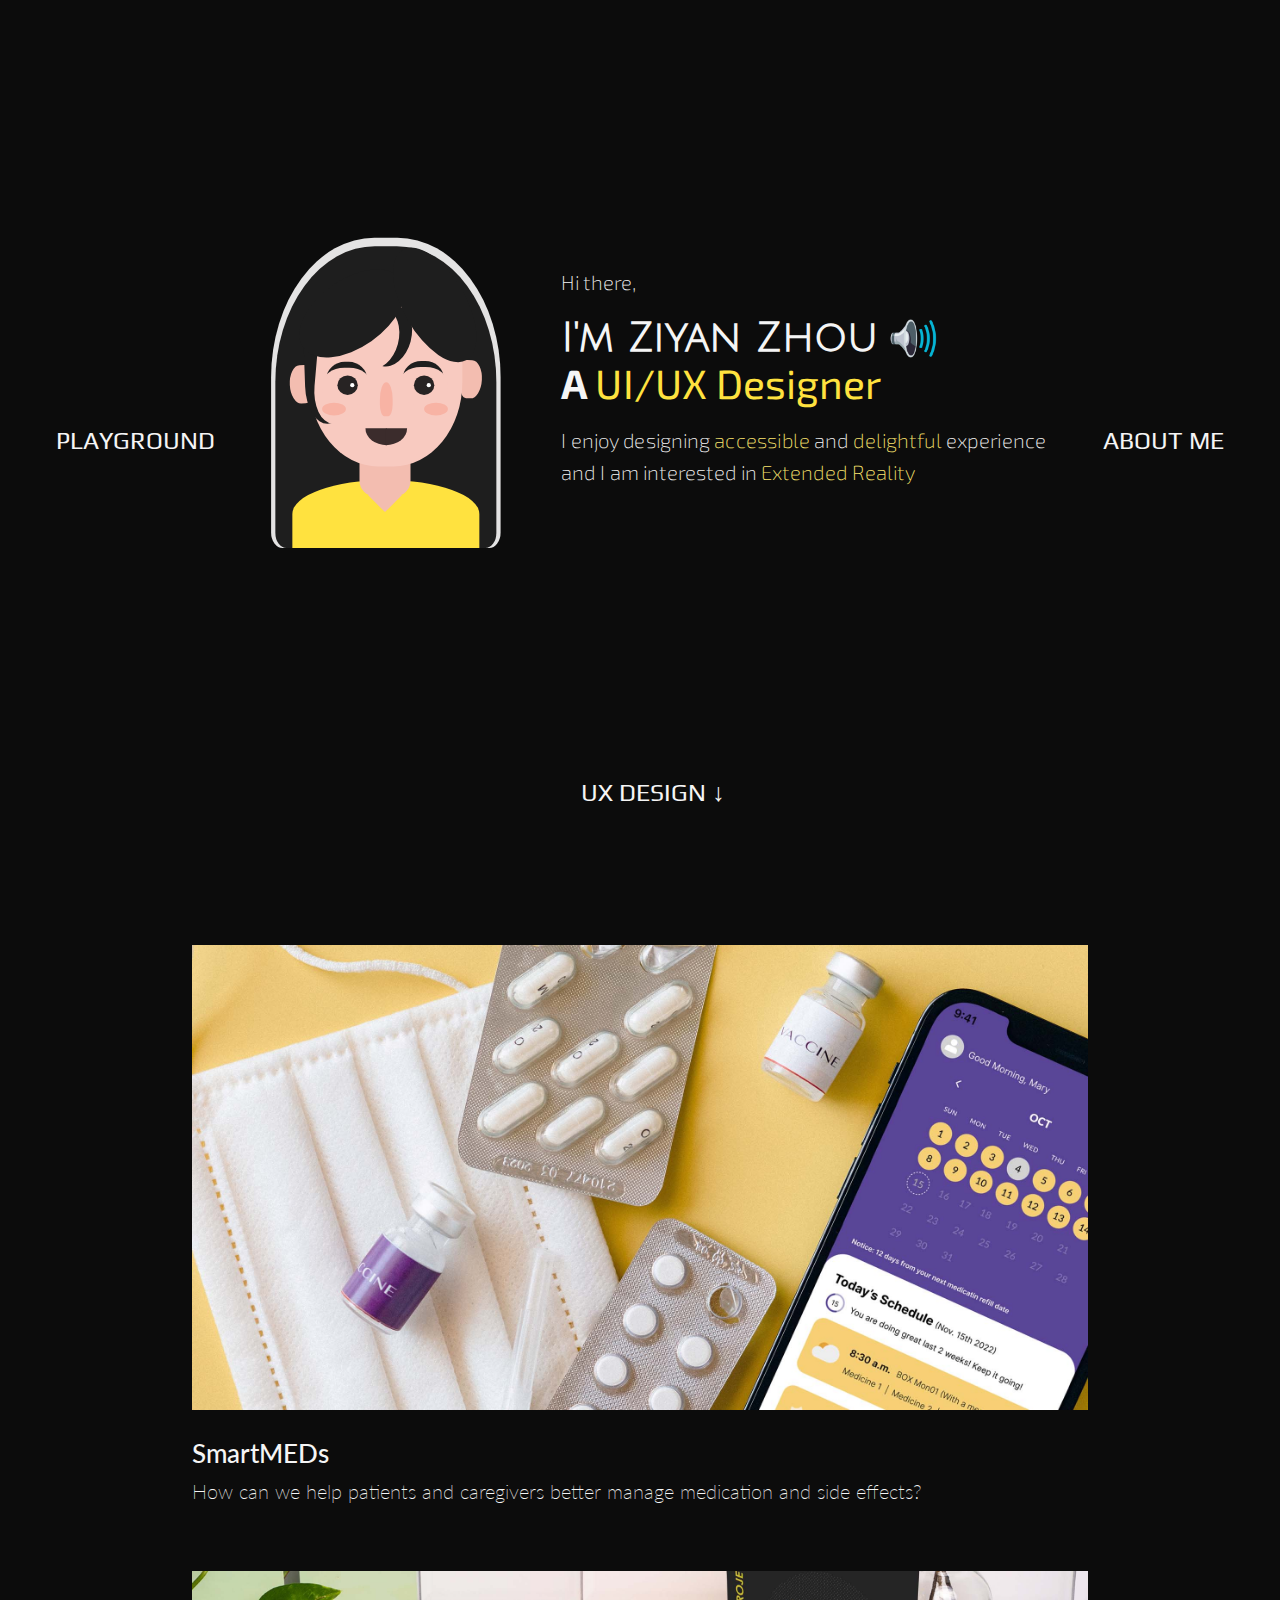
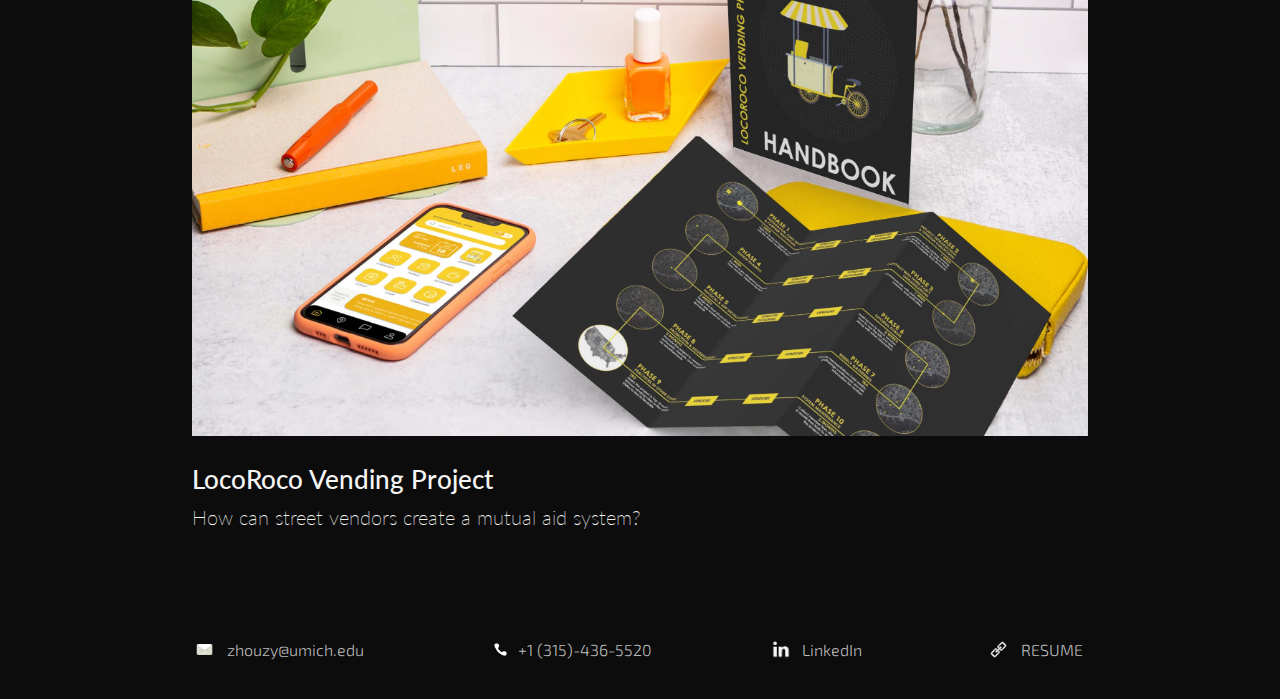
<file: index.html>
<!DOCTYPE html>
<html lang="en">
<head>
    <meta charset="UTF-8">
    <meta http-equiv="X-UA-Compatible" content="IE=edge">
    <meta name="viewport" content="width=device-width, initial-scale=1.0">
    <link rel="stylesheet" href="css/index_stylesheet_copy.css">
    <!-- <link rel="stylesheet" href="../css/index_stylesheet_white.css"> -->
    <link rel="stylesheet" href="css/face.css">
    <link rel="shortcut icon" type="image/x-icon" href="image/favicon.ico?">
    <title>Ziyan Zhou Portfolio</title>
</head>
<body>

    <section class="intro">
        <nav>
            <h2 class="work"><a href='#uxWorks' id="uxDesign">UX DESIGN ↓</a></h2>
            <h2 class="playground"><a href="html/playground.html" id="otherWork">PLAYGROUND</a></h2>
            <h2 class="about"><a href="html/about.html" id="aboutme">ABOUT ME</a></h2>
        </nav>

        <div class="first">
            <figure class="profile">
                <div class="outline"></div>
                <div class="hair hairs"></div>
                <div class="head"></div>
                <div class="neck"></div>
                <div class="bangsleft"></div>
                <div class="bangsright"></div>
                <div class="bangsmiddle"></div>
                <div class="bangshide"></div>
                <div class="shirt"></div>
                <div class="earleft"></div>
                <div class="earright"></div>
                <div class="sideleft"></div>
                <div class="sidelefthide"></div>
                <div class="eyebrowsleft eye"></div>
                <div class="browshideleft eye"></div>
                <div class="eyebrowsright eye"></div>
                <div class="browshideright eye"></div>
                <div class="eyeleft eye" id="eye1"></div>
                <div class="eyeright eye" id="eye2"></div>
                <div class="eyehlleft eye" id="eyehl1"></div>
                <div class="eyehlright eye" id="eyehl2"></div>
                <div class="nose1 face"></div>
                <div class="nose2"></div>
                <div class="cheekleft face"></div> 
                <div class="cheekright face"></div>
                <div class="mouth1 face"></div>
                <div class="mouth2 face"></div>
                <div class="tongue1"></div>
                <div class="tongue2"></div>
                <div class="neck2"></div>
            </figure>

            <audio id="myAudio">
                <source src="audio/Ziyan Zhou.mp3" type="audio/mpeg">
            </audio>

            <div class="introtext">
                <p>Hi there, </p>
                <div class="name">
                    <h1>I'm Ziyan Zhou</h1>
                    <img src="image/speaker2.png" alt="speaker icon" class="speaker" onclick="playAudio()">
                </div>
                <h1 class="brief">
                    A <span>UI/UX Designer</span>
                </h1>
                <p class="brief2">I enjoy designing <span>accessible</span> and <span>delightful</span> experience<br>and I am interested in <span>Extended Reality</span></p>
            </div>
        </div>
    </section>

    <script>
        var x = document.getElementById("myAudio");
        function playAudio() {
            x.play();
        }
    </script>

    <script>
        document.querySelector('body').addEventListener('mousemove', eyesMove);
        document.querySelector('body').addEventListener('mousemove', faceMove);
        function eyesMove(){
            var eyes=document.getElementsByClassName('eye');
            var x = event.clientX * 100 / window.innerWidth / 18 + "%";
            var y = event.clientY * 100 / window.innerHeight / 5 + "%";
            for(var i=0; i<8; i++){
                eyes[i].style.left = x;
                eyes[i].style.top = y;
                eyes[i].style.transform = "translate(-"+x+", "+y+")";
            }
        }

        function faceMove(){
            var faces=document.getElementsByClassName('face');
            var x = event.clientX * 100 / window.innerWidth / 30 + "%";
            var y = event.clientY * 100 / window.innerHeight / 10 + "%";
            for(var i=0; i<8; i++){
                faces[i].style.left = x;
                faces[i].style.top = y;
                faces[i].style.transform = "translate(-"+x+", "+y+")";
            }
        }

        //document.querySelector('.profile').addEventListener('mouseover', smile);
        //document.querySelector('.profile').addEventListener('mouseout', changeBack);
        document.getElementById('aboutme').addEventListener('mouseover', smile);
        document.getElementById('aboutme').addEventListener('mouseout', changeBack);
        document.getElementById('uxDesign').addEventListener('mouseover', smile);
        document.getElementById('uxDesign').addEventListener('mouseout', changeBack);
        document.getElementById('otherWork').addEventListener('mouseover', smile);
        document.getElementById('otherWork').addEventListener('mouseout', changeBack);
        function smile(){
            document.getElementById('eye1').classList.add('smileleft');
            document.getElementById('eyehl1').classList.add('smilelefthide');
            document.getElementById('eye2').classList.add('smileright');
            document.getElementById('eyehl2').classList.add('smilerighthide');
            document.querySelector('.nose1').style.marginTop = -46 + "px";
        }

        function changeBack(){
            document.getElementById('eye1').classList.remove('smileleft');
            document.getElementById('eyehl1').classList.remove('smilelefthide');
            document.getElementById('eye2').classList.remove('smileright');
            document.getElementById('eyehl2').classList.remove('smilerighthide');
            document.querySelector('.nose1').style.marginTop = -6 + "px";
        }

    </script>


    <section class="container" id="uxWorks">
        <div class="smartMEDs projectPreview">
            <a href="html/smartmeds.html">
                <img class="thumbnail" src="image/smartmed cover2.jpg" alt="SmartMEDs Thumbnail" width="100%">
            </a>
            <div class="descriptionText">
                <h3>SmartMEDs</h3>
                <p>How can we help patients and caregivers better manage medication and side effects?</p>
            </div>
        </div>
        
        <div class="locoRoco projectPreview">
            <a href="html/locoroco.html">
                <img class="thumbnail" src="image/locoroco cover.jpg" alt="LocoRoco Project Thumbnail" width="100%">
            </a>
            <div class="descriptionText">
                <h3>LocoRoco Vending Project</h3>
                <p>How can street vendors create a mutual aid system?</p>
            </div> 
        </div>

        <div hidden>
            <div class="fantasyCity projectPreview">
                <a href="html/fantasy_city.html">
                    <img class="thumbnail" src="image/fatasy city cover.jpg" alt="Fantasy City Thumbnail" width="100%">
                </a>
                <div class="descriptionText">
                    <h3>Fantasy City</h3>
                    <p>How can augmented reality enhance people's experience of exploring a city?</p>
                </div>
            </div>

            <div class="popMeal projectPreview">
                <a href="html/popmeal.html">
                    <img class="thumbnail" src="image/popmeal cover.jpg" alt="PoPMeaL Thumbnail" width="100%">
                </a>
                <div class="descriptionText">
                    <h3>PoPMeaL</h3>
                    <p>How can we reduce foodwaste from college dinning halls?</p>
                </div>
            </div>
        </div>
    </section>

    <footer>
        <div class="footerContainer">
            <div class="email footerSection">
                <img src="image/emailicon2.png" alt="email icon" height="25px">
                <p><a href="mailto: zhouzy@umich.edu">zhouzy@umich.edu</a></p>
            </div>

            <div class="cellphone footerSection">
                <img src="image/teleicon2.png" alt="cellphone icon" height="25px">
                <p>+1 (315)-436-5520</p>
            </div>

            <div class="footerSection">
                <img src="image/linkedin2.png" alt="linkedin icon" height="22px">
                <p><a href="https://www.linkedin.com/in/ziyan-zhou-a21396173/">LinkedIn</a></p>
            </div>

            <div class="resume footerSection">
                <img src="image/link2.png" alt="cellphone icon" height="25px">
                <p><a href="https://drive.google.com/file/d/1glG3uLAabuxzRtMpqGfV9jW6laBcJm30/view?usp=sharing">RESUME</a></p>
            </div>
        </div>
    </footer>

</body>
</html>
</file>
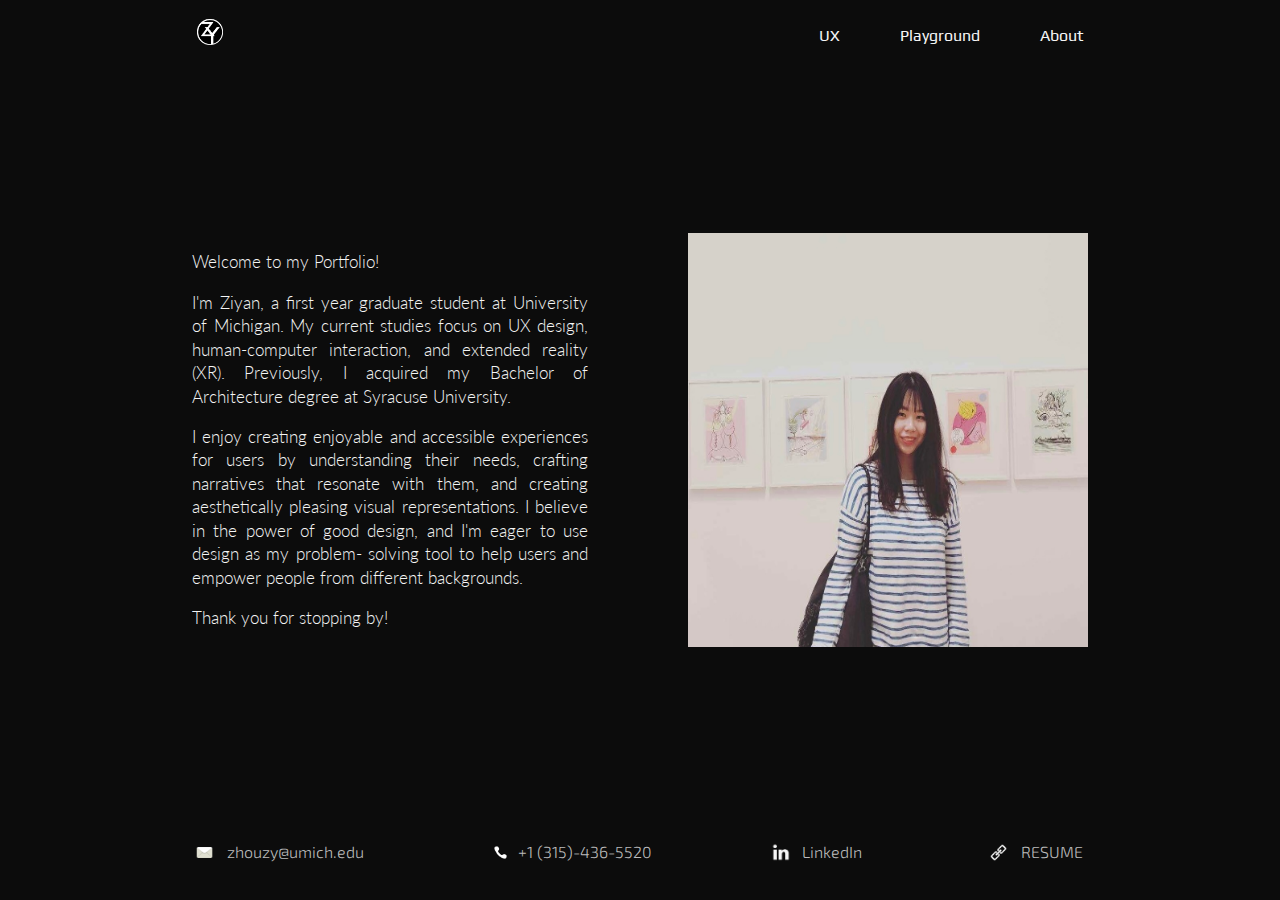
<file: html/about.html>
<!DOCTYPE html>
<html lang="en">
<head>
    <meta charset="UTF-8">
    <meta http-equiv="X-UA-Compatible" content="IE=edge">
    <meta name="viewport" content="width=device-width, initial-scale=1.0">
    <link rel="stylesheet" href="../css/general_stylesheet.css">
    <link rel="stylesheet" href="../css/about_stylesheet.css">
    <link rel="icon" type="image/x-icon" href="/image/favicon.ico">
    <title>LocoRoco Vending Project</title>
</head>
<body>
    <nav>
        <div class="navDiv">
            <a href="../index.html"><img src="../image/logo2.png" height="30px"></a>
            <ul>
                <li><a style="color:whitesmoke" href='../index.html#uxWorks'>UX</a></li>
                <li><a style="color:whitesmoke" href="./playground.html">Playground</a></li>
                <li><a style="color:whitesmoke" href="./about.html">About</a></li>
            </ul>
        </div>
    </nav>

    <section class="SelfIntro">
        <div class="aboutMeText">
            <p>Welcome to my Portfolio!</p>
            <p>I'm Ziyan, a first year graduate student at University of Michigan. My current studies focus on UX design, human-computer interaction, and extended reality (XR). Previously, I acquired my Bachelor of Architecture degree at Syracuse University.</p>
            <p>I enjoy creating enjoyable and accessible experiences for users by understanding their needs, crafting narratives that resonate with them, and creating aesthetically pleasing visual representations. I believe in the power of good design, and I'm eager to use design as my problem- solving tool to help users and empower people from different backgrounds.</p>
            <p>Thank you for stopping by!</p>
        </div>
       <img src="../image/profile.jpg" width="400px">
    </section>

    <footer>
        <div class="footerContainer">
            <div class="email footerSection">
                <img src="../image/emailicon2.png" alt="email icon" height="25px">
                <p><a href="mailto: zhouzy@umich.edu">zhouzy@umich.edu</a></p>
            </div>

            <div class="cellphone footerSection">
                <img src="../image/teleicon2.png" alt="cellphone icon" height="25px">
                <p>+1 (315)-436-5520</p>
            </div>

            <div class="footerSection">
                <img src="../image/linkedin2.png" alt="linkedin icon" height="22px">
                <p><a href="https://www.linkedin.com/in/ziyan-zhou-a21396173/">LinkedIn</a></p>
            </div>

            <div class="resume footerSection">
                <img src="../image/link2.png" alt="cellphone icon" height="25px">
                <p><a href="https://drive.google.com/file/d/1glG3uLAabuxzRtMpqGfV9jW6laBcJm30/view?usp=sharing">RESUME</a></p>
            </div>
        </div>
    </footer>
</body>
</html>
</file>
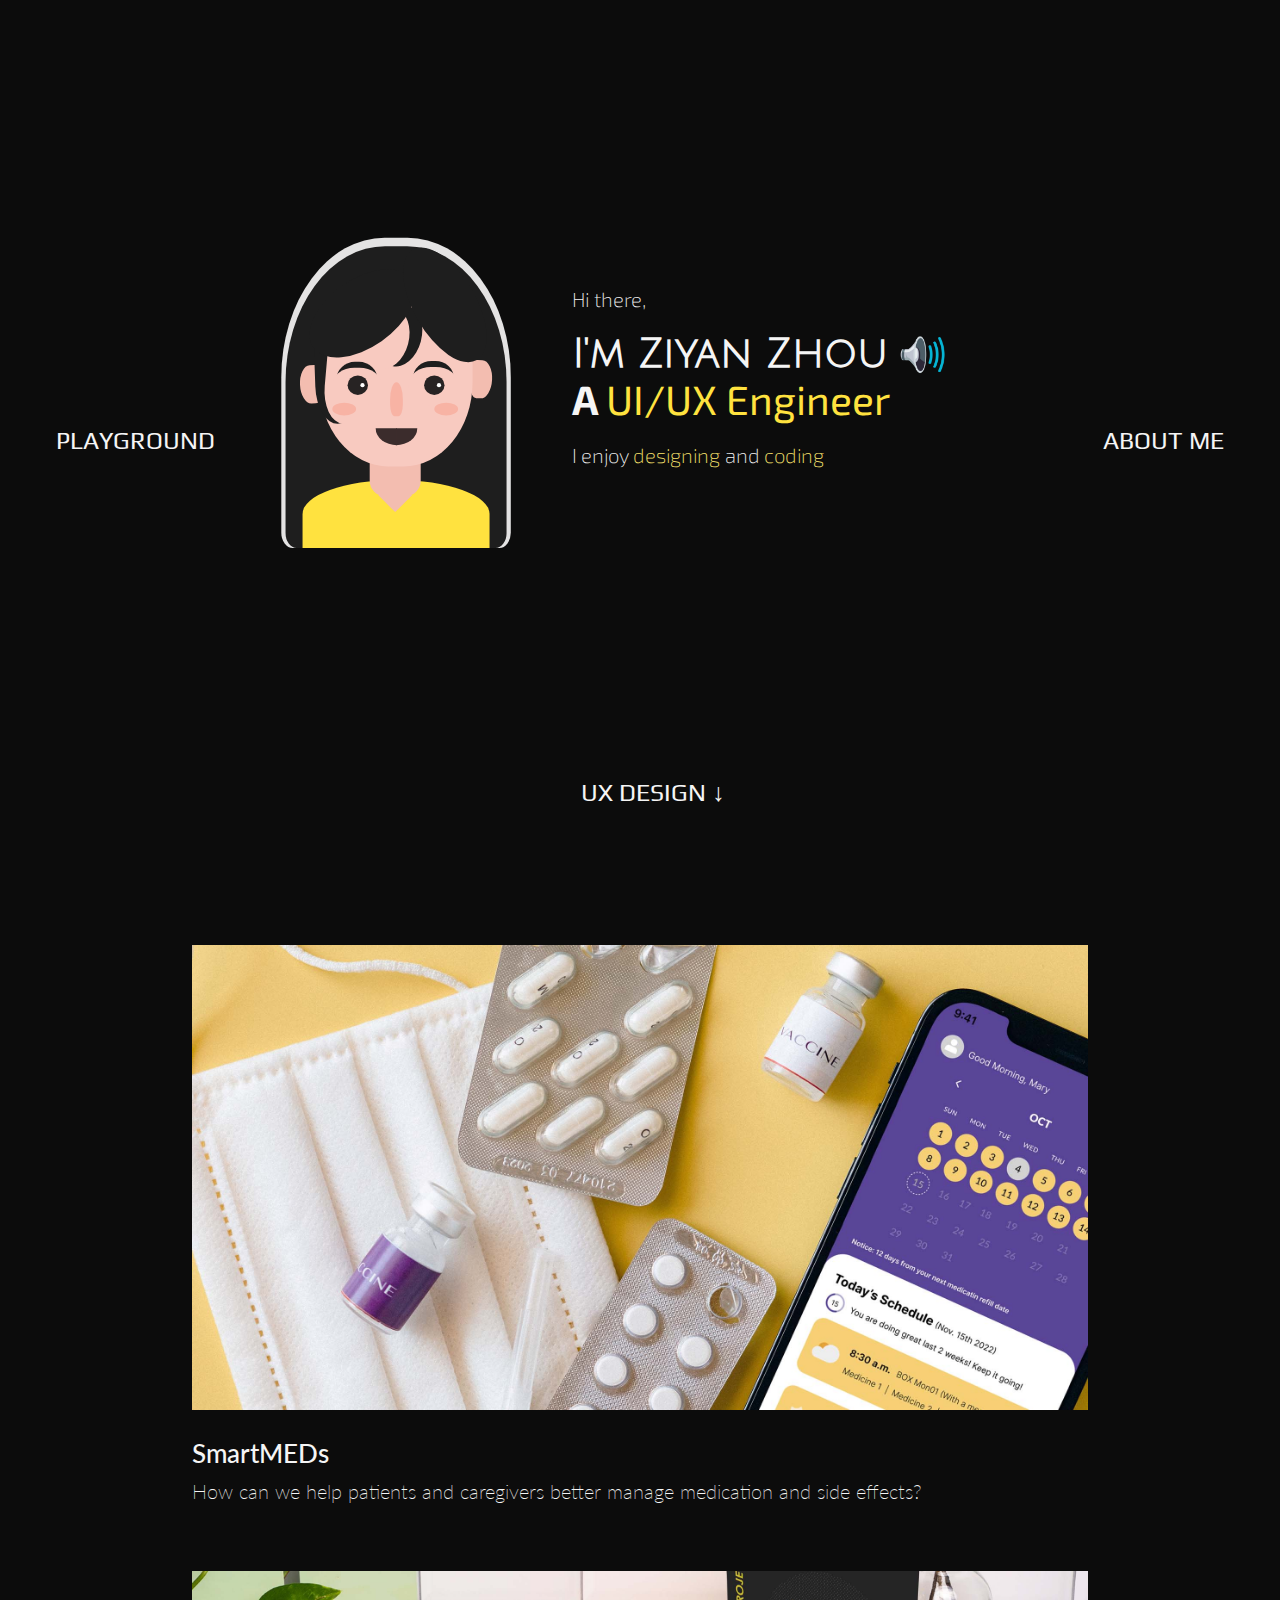
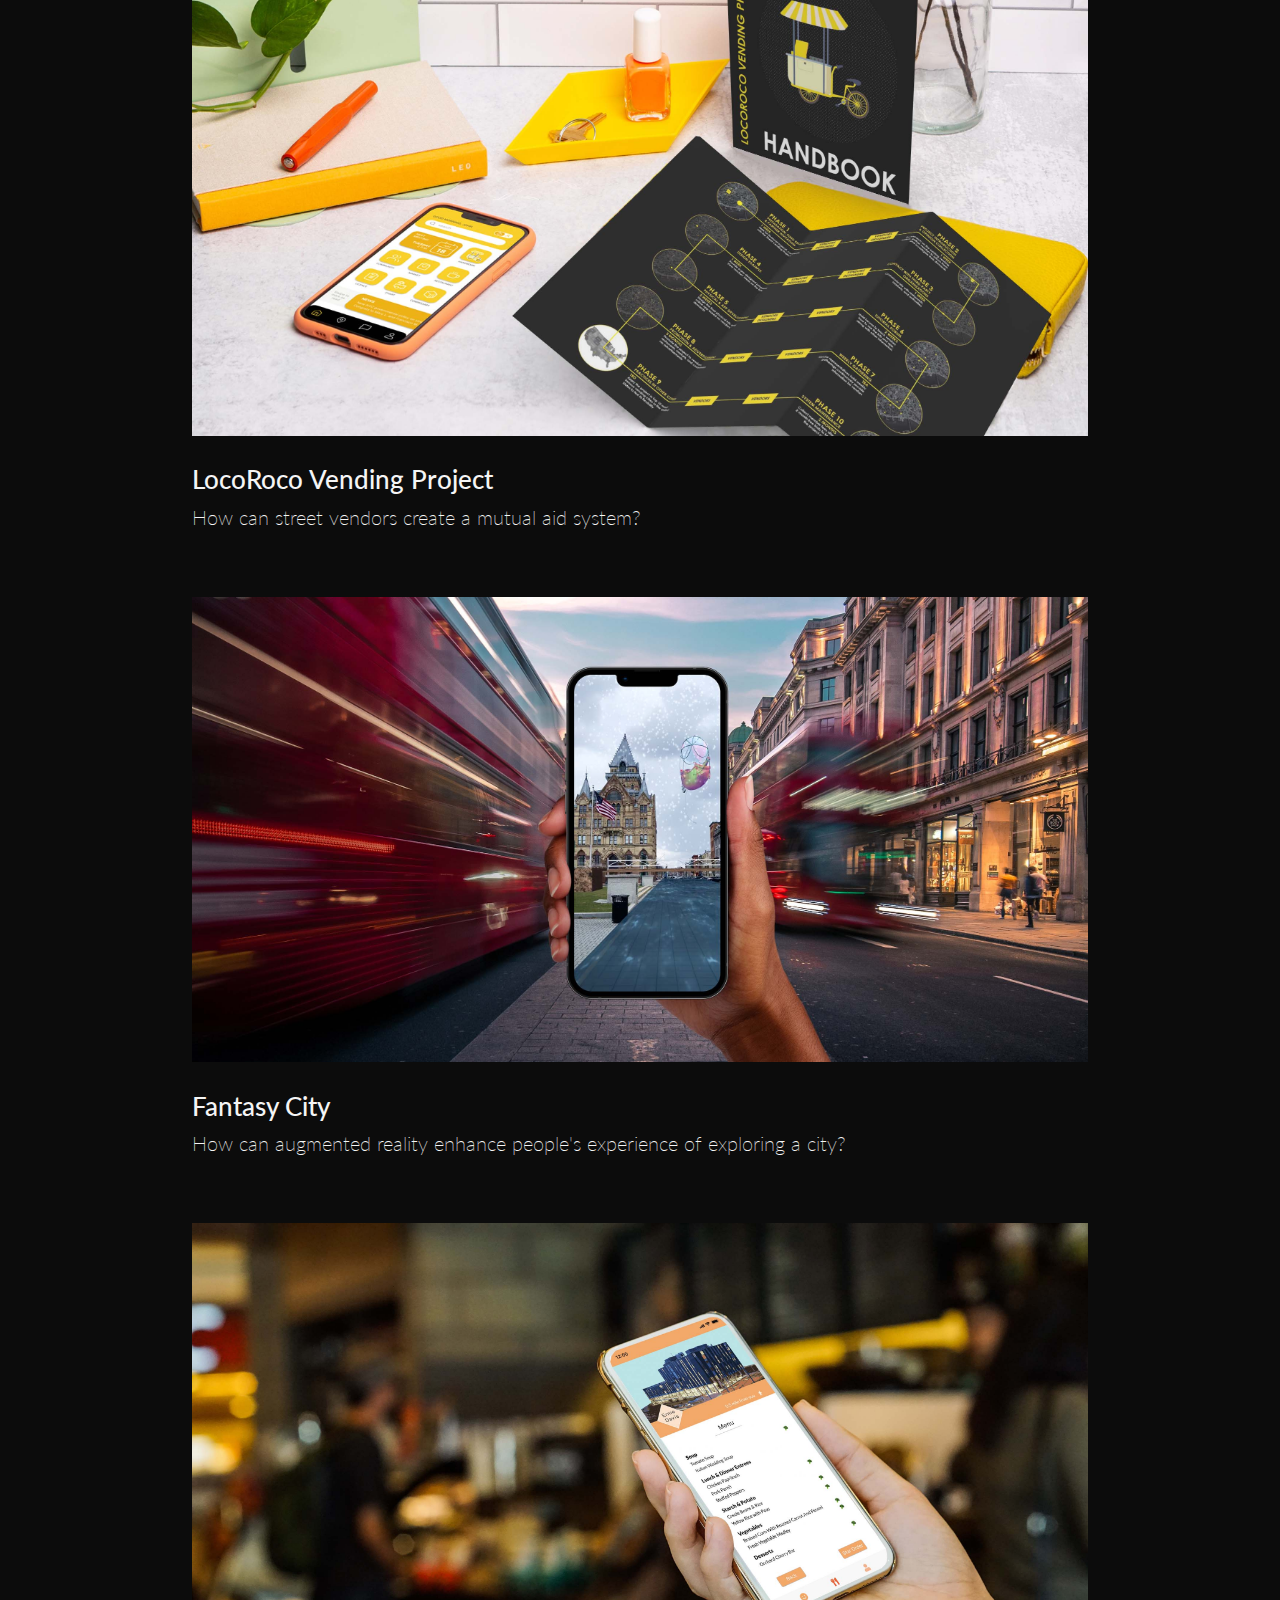
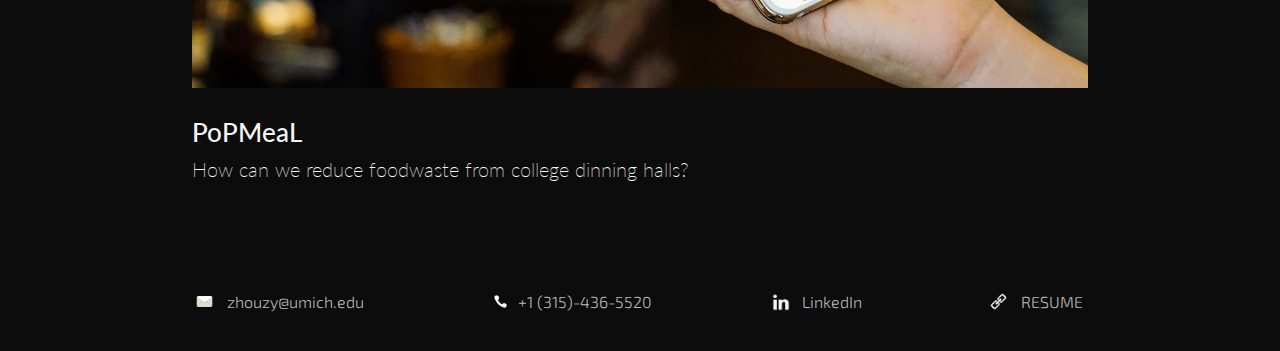
<file: html/index_copy.html>
<!DOCTYPE html>
<html lang="en">
<head>
    <meta charset="UTF-8">
    <meta http-equiv="X-UA-Compatible" content="IE=edge">
    <meta name="viewport" content="width=device-width, initial-scale=1.0">
    <link rel="stylesheet" href="../css/index_stylesheet_copy.css">
    <!-- <link rel="stylesheet" href="../css/index_stylesheet_white.css"> -->
    <link rel="stylesheet" href="../css/face.css">
    <title>Ziyan Zhou Portfolio</title>
</head>
<body>

    <section class="intro">
        <nav>
            <h2 class="work"><a href='#uxWorks' id="uxDesign">UX DESIGN ↓</a></h2>
            <h2 class="playground"><a href="playground.html" id="otherWork">PLAYGROUND</a></h2>
            <h2 class="about"><a href="about.html" id="aboutme">ABOUT ME</a></h2>
        </nav>

        <div class="first">
            <figure class="profile">
                <div class="outline"></div>
                <div class="hair hairs"></div>
                <div class="head"></div>
                <div class="neck"></div>
                <div class="bangsleft"></div>
                <div class="bangsright"></div>
                <div class="bangsmiddle"></div>
                <div class="bangshide"></div>
                <div class="shirt"></div>
                <div class="earleft"></div>
                <div class="earright"></div>
                <div class="sideleft"></div>
                <div class="sidelefthide"></div>
                <div class="eyebrowsleft eye"></div>
                <div class="browshideleft eye"></div>
                <div class="eyebrowsright eye"></div>
                <div class="browshideright eye"></div>
                <div class="eyeleft eye" id="eye1"></div>
                <div class="eyeright eye" id="eye2"></div>
                <div class="eyehlleft eye" id="eyehl1"></div>
                <div class="eyehlright eye" id="eyehl2"></div>
                <div class="nose1 face"></div>
                <div class="nose2"></div>
                <div class="cheekleft face"></div> 
                <div class="cheekright face"></div>
                <div class="mouth1 face"></div>
                <div class="mouth2 face"></div>
                <div class="tongue1"></div>
                <div class="tongue2"></div>
                <div class="neck2"></div>
            </figure>

            <div class="introtext">
                <p>Hi there, </p>
                <div class="name">
                    <h1>I'm Ziyan Zhou</h1>
                    <img src="../image/speaker2.png" alt="speaker icon" class="speaker">
                </div>
                <h1 class="brief">
                    A <span>UI/UX Engineer</span>
                </h1>
                <p class="brief2">I enjoy <span>designing</span> and <span>coding</span></p>
            </div>
        </div>
    </section>

    <script>
        document.querySelector('body').addEventListener('mousemove', eyesMove);
        document.querySelector('body').addEventListener('mousemove', faceMove);
        function eyesMove(){
            var eyes=document.getElementsByClassName('eye');
            var x = event.clientX * 100 / window.innerWidth / 18 + "%";
            var y = event.clientY * 100 / window.innerHeight / 5 + "%";
            for(var i=0; i<8; i++){
                eyes[i].style.left = x;
                eyes[i].style.top = y;
                eyes[i].style.transform = "translate(-"+x+", "+y+")";
            }
        }

        function faceMove(){
            var faces=document.getElementsByClassName('face');
            var x = event.clientX * 100 / window.innerWidth / 30 + "%";
            var y = event.clientY * 100 / window.innerHeight / 10 + "%";
            for(var i=0; i<8; i++){
                faces[i].style.left = x;
                faces[i].style.top = y;
                faces[i].style.transform = "translate(-"+x+", "+y+")";
            }
        }

        //document.querySelector('.profile').addEventListener('mouseover', smile);
        //document.querySelector('.profile').addEventListener('mouseout', changeBack);
        document.getElementById('aboutme').addEventListener('mouseover', smile);
        document.getElementById('aboutme').addEventListener('mouseout', changeBack);
        document.getElementById('uxDesign').addEventListener('mouseover', smile);
        document.getElementById('uxDesign').addEventListener('mouseout', changeBack);
        document.getElementById('otherWork').addEventListener('mouseover', smile);
        document.getElementById('otherWork').addEventListener('mouseout', changeBack);
        function smile(){
            document.getElementById('eye1').classList.add('smileleft');
            document.getElementById('eyehl1').classList.add('smilelefthide');
            document.getElementById('eye2').classList.add('smileright');
            document.getElementById('eyehl2').classList.add('smilerighthide');
            document.querySelector('.nose1').style.marginTop = -46 + "px";
        }

        function changeBack(){
            document.getElementById('eye1').classList.remove('smileleft');
            document.getElementById('eyehl1').classList.remove('smilelefthide');
            document.getElementById('eye2').classList.remove('smileright');
            document.getElementById('eyehl2').classList.remove('smilerighthide');
            document.querySelector('.nose1').style.marginTop = -6 + "px";
        }

    </script>


    <section class="container" id="uxWorks">
        <div class="smartMEDs projectPreview">
            <a href="./smartmeds.html">
                <img class="thumbnail" src="../image/smartmed cover2.jpg" alt="SmartMEDs Thumbnail" width="100%">
            </a>
            <div class="descriptionText">
                <h3>SmartMEDs</h3>
                <p>How can we help patients and caregivers better manage medication and side effects?</p>
            </div>
        </div>
        
        <div class="locoRoco projectPreview">
            <a href="./locoroco.html">
                <img class="thumbnail" src="../image/locoroco cover.jpg" alt="LocoRoco Project Thumbnail" width="100%">
            </a>
            <div class="descriptionText">
                <h3>LocoRoco Vending Project</h3>
                <p>How can street vendors create a mutual aid system?</p>
            </div> 
        </div>

        <div class="fantasyCity projectPreview">
            <a href="./fantasy_city.html">
                <img class="thumbnail" src="../image/fatasy city cover.jpg" alt="Fantasy City Thumbnail" width="100%">
            </a>
            <div class="descriptionText">
                <h3>Fantasy City</h3>
                <p>How can augmented reality enhance people's experience of exploring a city?</p>
            </div>
        </div>

        <div class="popMeal projectPreview">
            <a href="./popmeal.html">
                <img class="thumbnail" src="../image/popmeal cover.jpg" alt="PoPMeaL Thumbnail" width="100%">
            </a>
            <div class="descriptionText">
                <h3>PoPMeaL</h3>
                <p>How can we reduce foodwaste from college dinning halls?</p>
            </div>
        </div>
    </section>

    <footer>
        <div class="footerContainer">
            <div class="email footerSection">
                <img src="../image/emailicon2.png" alt="email icon" height="25px">
                <p><a href="mailto: zhouzy@umich.edu">zhouzy@umich.edu</a></p>
            </div>

            <div class="cellphone footerSection">
                <img src="../image/teleicon2.png" alt="cellphone icon" height="25px">
                <p>+1 (315)-436-5520</p>
            </div>

            <div class="footerSection">
                <img src="../image/linkedin2.png" alt="linkedin icon" height="22px">
                <p><a href="https://www.linkedin.com/in/ziyan-zhou-a21396173/">LinkedIn</a></p>
            </div>

            <div class="resume footerSection">
                <img src="../image/link2.png" alt="cellphone icon" height="25px">
                <p><a href="https://drive.google.com/file/d/1_5S8Wxb-ym-8kfwt-PH2AnL4CTzehSUW/view?usp=sharing">RESUME</a></p>
            </div>
        </div>
    </footer>

</body>
</html>
</file>
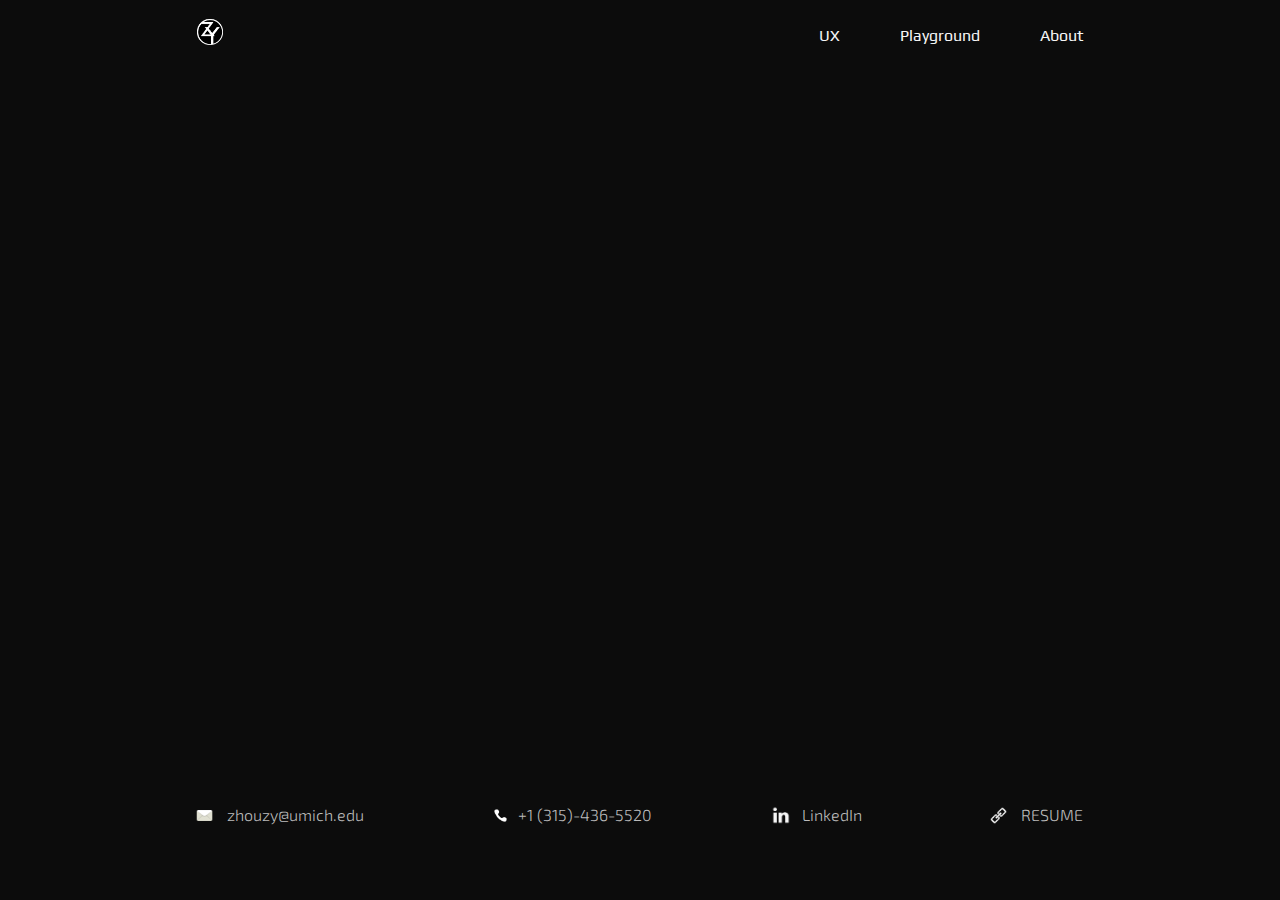
<file: html/playground.html>
<!DOCTYPE html>
<html lang="en">
<head>
    <meta charset="UTF-8">
    <meta http-equiv="X-UA-Compatible" content="IE=edge">
    <meta name="viewport" content="width=device-width, initial-scale=1.0">
    <link rel="stylesheet" href="../css/general_stylesheet.css">
    <link rel="stylesheet" href="../css/about_stylesheet.css">
    <link rel="icon" type="image/x-icon" href="/image/favicon.ico">
    <title>Playground</title>
</head>
<body>
    <nav>
        <div class="navDiv">
            <a href="../index.html"><img src="../image/logo2.png" height="30px"></a>
            <ul>
                <li><a style="color:whitesmoke" href='../index.html#uxWorks'>UX</a></li>
                <li><a style="color:whitesmoke" href="./playground.html">Playground</a></li>
                <li><a style="color:whitesmoke" href="./about.html">About</a></li>
            </ul>
        </div>
    </nav>

    <section>
        <iframe src="https://www.zhou-ziyan.com/" width="100%" height="780px" frameborder="0"></iframe>
    </section>

    <footer style="margin-top: -11px;">
        <div class="footerContainer">
            <div class="email footerSection">
                <img src="../image/emailicon2.png" alt="email icon" height="25px">
                <p><a href="mailto: zhouzy@umich.edu">zhouzy@umich.edu</a></p>
            </div>

            <div class="cellphone footerSection">
                <img src="../image/teleicon2.png" alt="cellphone icon" height="25px">
                <p>+1 (315)-436-5520</p>
            </div>

            <div class="footerSection">
                <img src="../image/linkedin2.png" alt="linkedin icon" height="22px">
                <p><a href="https://www.linkedin.com/in/ziyan-zhou-a21396173/">LinkedIn</a></p>
            </div>

            <div class="resume footerSection">
                <img src="../image/link2.png" alt="cellphone icon" height="25px">
                <p><a href="https://drive.google.com/file/d/1glG3uLAabuxzRtMpqGfV9jW6laBcJm30/view?usp=sharing">RESUME</a></p>
            </div>
        </div>
    </footer>
</body>
</html>
</file>
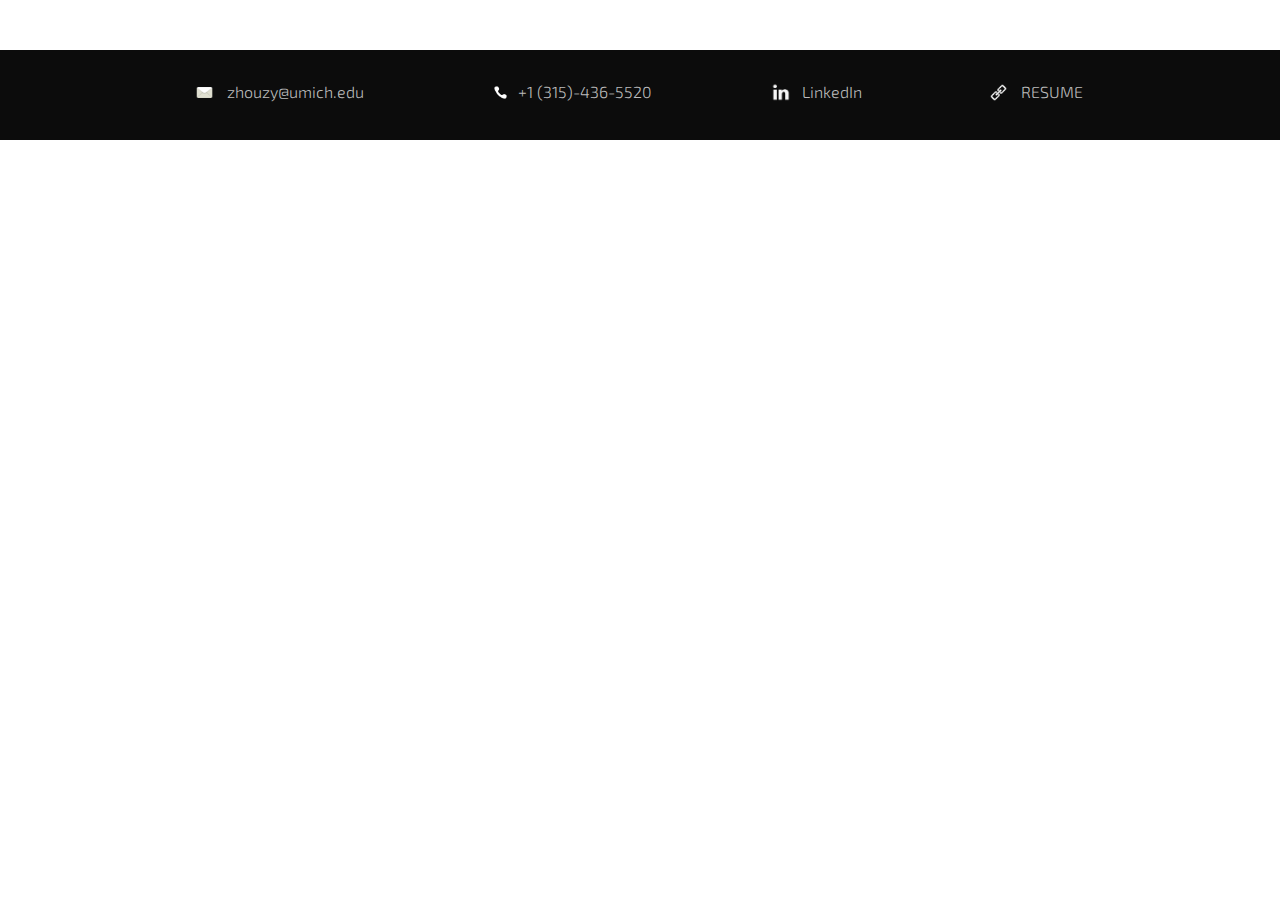
<file: html/popmeal.html>
<!DOCTYPE html>
<html lang="en">
<head>
    <meta charset="UTF-8">
    <meta http-equiv="X-UA-Compatible" content="IE=edge">
    <meta name="viewport" content="width=device-width, initial-scale=1.0">
    <link rel="stylesheet" href="../css/general_stylesheet.css">
    <title>Document</title>
</head>
<body>
    <footer>
        <div class="footerContainer">
            <div class="email footerSection">
                <img src="../image/emailicon2.png" alt="email icon" height="25px">
                <p><a href="mailto: zhouzy@umich.edu">zhouzy@umich.edu</a></p>
            </div>

            <div class="cellphone footerSection">
                <img src="../image/teleicon2.png" alt="cellphone icon" height="25px">
                <p>+1 (315)-436-5520</p>
            </div>

            <div class="footerSection">
                <img src="../image/linkedin2.png" alt="linkedin icon" height="22px">
                <p><a href="https://www.linkedin.com/in/ziyan-zhou-a21396173/">LinkedIn</a></p>
            </div>

            <div class="resume footerSection">
                <img src="../image/link2.png" alt="cellphone icon" height="25px">
                <p><a href="https://drive.google.com/file/d/1glG3uLAabuxzRtMpqGfV9jW6laBcJm30/view?usp=sharing">RESUME</a></p>
            </div>
        </div>
    </footer>
</body>
</html>
</file>
<file: css/index_stylesheet_copy.css>
@import url('https://fonts.googleapis.com/css2?family=Barlow+Condensed:wght@300;400;500&family=Dosis:wght@200;300;400;500;600&family=Exo+2:wght@100;200;300;400&family=Hammersmith+One&family=Julius+Sans+One&family=Nanum+Pen+Script&family=Outfit:wght@100;200;300;400;500;700&family=Play:wght@400;700&family=Silkscreen&family=Titillium+Web:wght@300;400;600&display=swap');
@import url('https://fonts.googleapis.com/css2?family=Lato:ital,wght@0,100;0,300;0,400;0,700;0,900;1,100;1,300;1,400;1,700;1,900&display=swap');

/*
font-family: 'Dosis', sans-serif;
font-family: 'Hammersmith One', sans-serif;
font-family: 'Julius Sans One', sans-serif;
font-family: 'Nanum Pen Script', cursive;
font-family: 'Outfit', sans-serif;
font-family: 'Play', sans-serif;
font-family: 'Silkscreen', cursive;
font-family: 'Titillium Web', sans-serif;
font-family: 'Barlow Condensed', sans-serif;
font-family: 'Exo 2', sans-serif;
font-family: 'Lato', sans-serif;
*/

header{
    text-align: center;
}

body{
    background: #0c0c0c;
    background-size: cover;
    margin: 0;
}

.work{
    position: absolute;
    bottom: 8%;
    left: 45%;
    z-index: 10;
    cursor: pointer;
}

.playground{
    position: absolute;
    top: 45%;
    left: 4%;
    cursor: pointer;
    z-index: 10;
}

.about{
    cursor: pointer;
    position: absolute;
    top: 45%;
    right: 4%;
    z-index: 10;
}

h1{
    font-family: 'Julius Sans One', sans-serif;
    font-size: 3em;
    color: whitesmoke;
    margin-top: -0.1em;
    margin-bottom: -0.1em;
}

h2{
    color: #f5f5f5;
    font-size: 1.55em;
    font-weight: 300;
    font-family: 'Play', sans-serif;
}

h3{
    font-family: 'Lato', sans-serif;
    color: #f5f5f5;
    font-weight: 500;
    font-size: 1.6em;
}

p{
    color: #f5f5f5;
    font-size: 1.5em;
    font-family: 'Exo 2', sans-serif;
    font-weight: 200;
}

a{
    text-decoration: none;
    color: #f5f5f5;
    padding: 5px;
    border-radius: 10px;
}

a:visited{
    color: #f5f5f5;
}

nav a:hover{
    color:black;
    background-color: #ffe23f;
}

.name{
    display: flex;
    align-items: center;
    font-family: 'Julius Sans One', sans-serif;
}

.brief{
    font-family: 'Exo 2', sans-serif;
}

.brief span{
    color: #ffe23f;
    font-weight: 400;
}

.brief2{
    line-height: 1.6;
}

.brief2 span{
    color: #fae56f;
}

.speaker{
    width: 10%;
    margin-left: 0.8em;
    cursor: pointer;
}

.introtext{
    position: relative;
    margin-right: -3em;
    margin-left: 2em;
    margin-top: 1em;
}

.projectPreview{
    width: 70%;
    display: block;
    margin-left: auto;
    margin-right: auto;
    margin-bottom: 10px;
}

.container{
    margin-top: 350px;
    margin-bottom: 80px;
}

.descriptionText{
    margin-top: -15px;
    margin-left: auto;
    margin-right: auto;
    align-items: center;
}

.descriptionText p{
    font-family: 'Lato', sans-serif;
    font-size: 1.25em;
    padding: 0;
    margin-top: -15px;
}

.thumbnail{
    display: block;
    margin-left: auto;
    margin-right: auto;
    margin-top: 30px;
}

footer{
    background-color: #0c0c0c;
    height: 10vh;
    align-items: center;
    margin-top: 50px;
}

.footerContainer{
    display:flex;
    width: 70%;
    margin: auto;
    justify-content: space-between;
}

footer a, footer a:visited{
    color: #bcbcbc;
}

footer p{
    font-size: 1em;
    color: #bcbcbc;
    margin-left: 5px;
    font-family: 'Exo 2', sans-serif;
    font-weight: 300;
}

.footerSection{
    display: flex;
    align-items: center;
    vertical-align: middle;
    justify-content: center;
    margin-top: 15px;
}

.footerSection a:hover{
    background-color: #0c0c0c;
}
</file>
<file: css/index_stylesheet_white.css>
@import url('https://fonts.googleapis.com/css2?family=Barlow+Condensed:wght@300;400;500&family=Dosis:wght@200;300;400;500;600&family=Exo+2:wght@100;200;300;400&family=Hammersmith+One&family=Julius+Sans+One&family=Nanum+Pen+Script&family=Outfit:wght@100;200;300;400;500;700&family=Play:wght@400;700&family=Silkscreen&family=Titillium+Web:wght@300;400;600&display=swap');

/*
font-family: 'Dosis', sans-serif;
font-family: 'Hammersmith One', sans-serif;
font-family: 'Julius Sans One', sans-serif;
font-family: 'Nanum Pen Script', cursive;
font-family: 'Outfit', sans-serif;
font-family: 'Play', sans-serif;
font-family: 'Silkscreen', cursive;
font-family: 'Titillium Web', sans-serif;
font-family: 'Barlow Condensed', sans-serif;
font-family: 'Exo 2', sans-serif;
*/

header{
    text-align: center;
}

body{
    background: rgb(231, 229, 227);
    background-size: cover;
    margin: 0;
}

.work{
    position: absolute;
    bottom: 8%;
    left: 45%;
    z-index: 10;
    cursor: pointer;
}

.playground{
    position: absolute;
    top: 45%;
    left: 4%;
    cursor: pointer;
    z-index: 10;
}

.about{
    cursor: pointer;
    position: absolute;
    top: 45%;
    right: 4%;
    z-index: 10;
}

h1{
    font-family: 'Julius Sans One', sans-serif;
    font-size: 3em;
    color: rgb(0, 0, 0);
    margin-top: -0.1em;
    margin-bottom: -0.1em;
}

h2{
    color: rgb(0, 0, 0);
    font-size: 1.55em;
    font-weight: 300;
    font-family: 'Play', sans-serif;
}

h3{
    font-family: 'Play', sans-serif;
    color: black;
    font-weight: 500;
    font-size: 1.35em;
}

p{
    color: #000000;
    font-size: 1.5em;
    font-family: 'Exo 2', sans-serif;
    font-weight: 200;
}

a{
    text-decoration: none;
    color: #000000;
    padding: 5px;
    border-radius: 10px;
}

a:visited{
    color: #000000;
}

nav a:hover{
    color:black;
    background-color: #ff8725;
}

/*
.work a{
    color:rgb(255, 226, 63);
    background-color: rgb(17, 17, 17);
}

.work a:hover{
    color:rgb(255, 226, 63);
    background-color: rgb(17, 17, 17);
}
*/
.name{
    display: flex;
    align-items: center;
    font-family: 'Julius Sans One', sans-serif;
}

.brief{
    font-family: 'Exo 2', sans-serif;
}

.brief span{
    color: #ff8725;
    font-weight: 400;
}

.brief2 span{
    color: #ff8725;
}

.speaker{
    width: 10%;
    margin-left: 0.8em;
    cursor: pointer;
}

.introtext{
    position: relative;
    margin-right: -3em;
    margin-left: 2em;
    margin-top: 1em;
}

.container{
    display: grid;
    width: 100%;
    grid-template-columns: 0.75fr 2fr 0.5fr 2fr 0.75fr;
    grid-template-rows: 1fr 0.75fr 1fr;
    margin-top: 350px;
    margin-bottom: 90px;
}

.container a{
    padding: 0px;
    border-radius: 30px;
}

.container a:hover{
    width: 75.6%;
}

.smartMEDs{
    grid-column: 2;
    grid-row: 1;
}

.locoRoco{
    grid-column: 4;
    grid-row: 1;
}

.fantasyCity{
    grid-column: 2;
    grid-row: 3;
}

.popMeal{
    grid-column: 4;
    grid-row: 3;
}

.projectPreview{
    display: flex;
    background-color: #def3ff;
    width: 75%;
    height: 21vh;
    cursor: pointer;
    justify-self: start;
}

.descriptionText{
    margin-left: 25px;
    margin-right: 15px;
    margin-top: 5px;
}

.descriptionText p{
    color:black;
    font-size: 1.1em;
    font-family: 'Exo 2', sans-serif;
    font-weight: 300;
}

.thumbnail{
    margin-right: -140px;
}

footer{
    display: grid;
    width: 100%;
    grid-template-columns: 0.5fr 1fr 1fr 1fr 0.5fr;
    background-color: #121318;
    height: 10vh;
}

footer p{
    font-size: 1em;
    margin-left: 10px;
}

.footerSection a:hover{
    background-color: #121318;
}

.email{
    grid-column: 2;
}

.cellphone{
    grid-column: 3;
}

.resume{
    grid-column: 4;
}

.footerSection{
    display: flex;
    align-items: center;
    vertical-align: middle;
    justify-content: center;
}
</file>
<file: css/face.css>
.outline{
    background: rgb(228, 227, 227);
    width: 270px;
    height: 365px;
    margin-left: -45px;
    margin-bottom: -355px;
    border-radius: 45% 45% 5% 5%;
    position: relative;
    z-index: -1;
}

.first{
    display: flex;
    justify-content: center;
    align-items: center;
    margin-top: 22vh;
    transform: scale(0.85);
}

.head{
    width: 180px;
    height: 220px;
    background: rgb(248, 202, 192);
    border-radius: 45%;
    position: relative;
    z-index: 2;
    margin-top: -100px;
}

.neck{
    width: 60px;
    height: 60px;
    border-radius: 0% 0% 30% 30%;
    margin-left: 59px;
    margin-top: -25px;
    background: rgb(243, 189, 176);
    position: relative;
    z-index: 1;
}

.hair{
    background: rgb(30, 30, 30);
    width: 260px;
    height: 355px;
    margin-left: -40px;
    margin-bottom: -316px;
    border-radius: 45% 45% 5% 5%;
    position: relative;
    z-index: -1;
}

.bangsleft{
    background: rgb(30, 30, 30);
    width: 80px;
    height: 140px;
    border-radius: 50%;
    position: relative;
    z-index: 5;
    margin-top: -285px;
    margin-left: 10px;
    transform: rotate(55deg);
}

.bangsright{
    background: rgb(30, 30, 30);
    width: 73px;
    height: 150px;
    border-radius: 50%;
    position: relative;
    z-index: 5;
    margin-top: -155px;
    margin-left: 111px;
    transform: rotate(-30deg);
}

.bangsmiddle{
    width: 50px;
    height: 73px;
    background: rgb(30, 30, 30);
    position: relative;
    z-index: 3;
    border-radius: 100% 100% 100% 100%;
    margin-left: 70px;
    margin-top: -75px;
    transform: rotate(15deg);
}

.bangshide{
    width: 50px;
    height: 73px;
    background: rgb(248, 202, 192);
    position: relative;
    z-index: 4;
    border-radius: 100% 100% 100% 100%;
    margin-left: 55px;
    margin-top: -70px;
    transform: rotate(15deg);
}

.shirt{
    width: 220px;
    height: 80px;
    position: relative;
    z-index: 0;
    background: #ffe23f;
    border-radius: 50% 50% 0 0;
    margin-top: 130px;
    margin-left: -20px;
}

.earleft{
    width: 25px;
    height: 45px;
    background: rgb(243, 189, 176);
    position: relative;
    z-index: 1;
    margin-top: -215px;
    margin-left: -23px;
    border-radius: 50% 5% 30% 50%;
    transform: rotate(-3deg);
}

.earright{
    width: 25px;
    height: 45px;
    background: rgb(243, 189, 176);
    position: relative;
    z-index: 1;
    margin-top: -51px;
    margin-left: 178px;
    border-radius: 5% 50% 50% 30%;
    transform: rotate(3deg);
}

.sideleft{
    width: 50px;
    height: 90px;
    background: rgb(30, 30, 30);
    position: relative;
    z-index: 3;
    border-radius: 0% 100% 100% 100%;
    margin-left: -5px;
    margin-top: -60px;
    transform: rotate(-2deg);
}

.sidelefthide{
    width: 50px;
    height: 85px;
    background: rgb(248, 202, 192);
    position: relative;
    z-index: 3;
    border-radius: 0% 100% 100% 100%;
    margin-left: 6px;
    margin-top: -85px;
    transform: rotate(5deg);
}

.eyebrowsleft{
    width: 48px;
    height: 45px;
    background: rgb(30, 30, 30);
    position: relative;
    z-index: 7;
    margin-top: -73px;
    margin-left: 20px;
    border-radius: 45%;
}

.browshideleft{
    width: 58px;
    height: 45px;
    background: rgb(248, 202, 192);
    position: relative;
    z-index: 8;
    border-radius: 45%;
    margin-left: 15px;
    margin-top: -38px;
}

.eyebrowsright{
    width: 48px;
    height: 45px;
    background: rgb(30, 30, 30);
    position: relative;
    z-index: 7;
    margin-top: -53px;
    margin-left: 110px;
    border-radius: 45%;
}

.browshideright{
    width: 58px;
    height: 45px;
    background: rgb(248, 202, 192);
    position: relative;
    z-index: 8;
    border-radius: 45%;
    margin-left: 105px;
    margin-top: -38px;
}

.eyeleft{
    width: 24px;
    height: 23px;
    background: rgb(39, 35, 35);
    position: relative;
    z-index: 8;
    border-radius: 50%;
    margin-left: 33px;
    margin-top: -35px;
}

.eyeright{
    width: 24px;
    height: 23px;
    background: rgb(39, 35, 35);
    position: relative;
    z-index: 8;
    border-radius: 50%;
    margin-left: 123px;
    margin-top: -23px;
}

.eyehlleft{
    width: 5px;
    height: 5px;
    background: white;
    border-radius: 50%;
    position: relative;
    z-index: 9;
    margin-left: 48px;
    margin-top: -14px;
}

.eyehlright{
    width: 5px;
    height: 5px;
    background: white;
    border-radius: 50%;
    position: relative;
    z-index: 9;
    margin-left: 138px;
    margin-top: -5px;
}

.nose1 {
    width: 15px;
    height: 40px;
    background:rgb(248, 179, 164);
    position: relative;
    z-index: 8;
    border-radius: 50% 50% 35% 35%;
    margin-left: 83px;
    margin-top: -6px;
}

.nose2{
    width: 0px;
    height: 12px;
    background:rgb(247, 188, 175);
    position: relative;
    z-index: 8;
    border-radius: 50% 30% 50% 50%;
    margin-left: 78px;
    margin-top: -10px;
}

.cheekleft{
    width: 28px;
    height: 15px;
    background: rgb(248, 179, 164);
    position: relative;
    z-index: 10;
    border-radius: 100%;
    margin-top: -18px;
    margin-left: 15px;
}

.cheekright{
    width: 28px;
    height: 15px;
    background: rgb(248, 179, 164);
    position: relative;
    z-index: 10;
    border-radius: 100%;
    margin-top: -15px;
    margin-left: 135px;
}

.mouth1{
    width: 25px;
    height: 20px;
    background: rgb(59, 44, 44);
    border-radius: 0% 0% 0% 100%;
    position: relative;
    z-index: 8;
    margin-left: 66px;
    margin-top: 15px;
}

.mouth2{
    width: 25px;
    height: 20px;
    background: rgb(59, 44, 44);
    border-radius: 0% 0% 100% 0%;
    position: relative;
    z-index: 8;
    margin-left: 90px;
    margin-top: -20px;
}

.tongue1{
    width: 0px;
    height: 8px;
    background: rgb(233, 130, 107);
    position: relative;
    z-index: 9;
    margin-left: 80px;
    margin-top: -8px;
    border-radius: 100% 100% 100% 100%;
    transform: rotate(3deg);
}

.tongue2{
    width: 0px;
    height: 10px;
    background: rgb(233, 130, 107);
    position: relative;
    z-index: 9;
    margin-left: 83px;
    margin-top: -10.5px;
    border-radius: 100%;
    transform: rotate(-12deg);
}

.neck2{
    width: 28px;
    height: 28px;
    background: rgb(243, 189, 176);
    position: relative;
    z-index: 1;
    margin-top: 45px;
    margin-left: 75px;
    transform: rotate(45deg);
}

.smileleft{
    height: 48px;
    width: 35px;
    border-radius: 50%;
    margin-left: 26px;
    margin-top: -32px;
}

.smilelefthide{
    background: rgb(248, 202, 192);
    width: 50px;
    height: 43px;
    margin-left: 20px;
    margin-top: -40px;
    border-radius: 100%;
}

.smileright{
    height: 48px;
    width: 35px;
    border-radius: 50%;
    margin-left: 118px;
    margin-top: -48px;
}

.smilerighthide{
    background: rgb(248, 202, 192);
    width: 50px;
    height: 43px;
    margin-left: 110px;
    margin-top: -43px;
    border-radius: 100%;
}

.supriseleft{
    border-radius: 0%;
    margin-left: 28px;
    transform: rotate(20deg);
}

.supriseright{
    border-radius: 0%;
    transform: rotate(45deg);
}
</file>
<file: css/general_stylesheet.css>
@import url('https://fonts.googleapis.com/css2?family=Barlow+Condensed:wght@300;400;500&family=Dosis:wght@200;300;400;500;600&family=Exo+2:wght@100;200;300;400&family=Hammersmith+One&family=Julius+Sans+One&family=Nanum+Pen+Script&family=Outfit:wght@100;200;300;400;500;700&family=Play:wght@400;700&family=Silkscreen&family=Titillium+Web:wght@300;400;600&display=swap');
@import url('https://fonts.googleapis.com/css2?family=Lato:ital,wght@0,100;0,300;0,400;0,700;0,900;1,100;1,300;1,400;1,700;1,900&display=swap');

/*
font-family: 'Dosis', sans-serif;
font-family: 'Hammersmith One', sans-serif;
font-family: 'Julius Sans One', sans-serif;
font-family: 'Nanum Pen Script', cursive;
font-family: 'Outfit', sans-serif;
font-family: 'Play', sans-serif;
font-family: 'Silkscreen', cursive;
font-family: 'Titillium Web', sans-serif;
font-family: 'Barlow Condensed', sans-serif;
font-family: 'Exo 2', sans-serif;
font-family: 'Lato', sans-serif;
*/

body{
    background: #ffffff;
    background-size: cover;
    margin: 0;
}

h1{
    font-family: 'Hammersmith One', sans-serif;
    font-size: 2.5em;
    color: rgb(0, 0, 0);
}

h2{
    color: rgb(0, 0, 0);
    font-size: 1.5em;
    font-weight: 400;
    font-family: 'Hammersmith One', sans-serif;
}

h3{
    font-family: 'Lato', sans-serif;
    color: black;
    font-weight: 400;
    font-size: 1.2em;
}

h4{
    font-family: 'Lato', sans-serif;
    font-weight: 400;
}

p{
    color: rgb(0, 0, 0);
    font-family: 'Lato', sans-serif;
    font-weight: 300;
    font-size: 1.05em;
    line-height: 1.4em;
}

p strong{
    font-weight: 400;
}

nav{
    background-color: #ffffff;
    width: 100%;
    position: fixed;
    font-family: 'Play', sans-serif;
    left: 50%;
    transform: translateX(-50%);
    padding-top: 10px;
    padding-bottom: 5px;
}

.navDiv{
    display: flex;
    justify-content: space-between;
    width: 70%;
    margin: auto;
    vertical-align: middle;
}

nav ul{
    display: flex;
    list-style-type: none;
}

nav li{
    padding-left: 50px;;
}

a{
    text-decoration: none;
    color: #000000;
    padding: 5px;
    border-radius: 10px;
}

a:visited{
    color: #000000;
}

.projectIntro{
    width: 70%;
    margin: auto;
    display: grid;
    grid-template-columns: 1fr 1fr 1fr 1fr 1fr;
    grid-template-rows: auto auto;
    row-gap: 40px;
}

.title{
    grid-column: 2 / span 3;
    grid-row: 1;
    text-align: center;
    justify-self: center;
    margin-top: 60px;
}


.basicInfo{
    grid-column: 1 / span 2;
    grid-row: 2;
    text-align: center;
    align-self: flex-end;
}

.basicInfo div{
    margin-top: -5px;;
}

.introText{
    grid-column: 3 / span 3;
    grid-row: 2;
    justify-self: end;
    text-align: center;
    margin-left: 30px;
    align-self: flex-end;
}

.introText p{
    text-align: justify;
}

.introLink a{
    font-style: italic;
}

.introLink a:hover{
    text-decoration: underline;
}

.projectIntro p{
    margin-top: -18px;
}

.research{
    width: 70%;
    margin: auto;
    text-align: center;
    margin-top: 60px;
}

.research p{
    text-align: justify;
}

.problemList, .ideaList, .changes{
    display: flex;
    justify-content: space-around;
    margin-top: 40px;
}

.problem{
    text-align: center;
    width: 220px;
}

.iteration{
    text-align: center;
}

.idea p{
    text-align: center;
    width: 300px;
}

.problem h3{
    font-size: 1em;
    font-weight: 400;
    
}

.problem p{
    text-align: left;
}

.iteration p{
    font-size: 0.9em;
    text-align: center;
}

.iteration img{
    border: groove;
    border-width: 1px;
}

.quoteGrid{
    width: 100%;
    margin: auto;
    text-align: center;
    display: grid;
    grid-template-columns: 1fr 1fr 1fr 1fr;
    grid-template-rows: auto auto auto auto;
    row-gap: 0px;
    padding-top: 10px;
    padding-bottom: 10px;
}

.quoteGrid p{
    font-size: 0.8em;
    justify-self: center;
    align-self: center;
    padding-left: 30px;
    padding-right: 30px;
    text-align: left;
}

.quote strong{
    font-size: 1.1em;
    color: #F86d07;
}

.quote1{
    grid-column: 1;
}

.quote2{
    grid-column: 2;
    grid-row: 1;
}

.quote3{
    grid-column: 3;
}

.quote4{
    grid-column: 4;
}

.quote12{
    grid-column: 1 / span 2;
    margin-left: 100px;
    margin-right: 100px;
}

.quote23{
    grid-column: 2 / span 2;
    margin-left: 100px;
    margin-right: 100px;
}

.quote34{
    grid-column: 3 / span 2;
    margin-left: 100px;
    margin-right: 100px;
}

.flexImg{
    display: flex;
    justify-content: space-between;
    margin-bottom: 40px;
}

.personas{
    margin-bottom: 40px;
}

.findingImage{
    margin-top: -18px;
}

.process{
    width: 70%;
    margin: auto;
    text-align: center;
}

.process h2{
    margin-top: 50px;
}

.process p{
    text-align: justify;
}

.hifiPrototype{
    background-color: #F4F1EB;
}

.prototypeContainer{
    width: 70%;
    margin: auto;
    text-align: center;
    display: grid;
    grid-template-columns: 1fr 1fr;
    grid-template-rows: auto auto auto auto auto;
    row-gap: 40px;
    padding-top: 40px;
    padding-bottom: 50px;
    margin-top: -5px;
}

.middle{
    grid-column: 1 / span 2;
    grid-row: 1;
    text-align: center;
}

.left1{
    grid-column: 1;
    grid-row: 2;
    text-align: center;
    justify-self: center;
    align-self: center;
}

.right1{
    grid-column: 2;
    grid-row: 2;
    text-align: center;
    justify-self: center;
}

.left2{
    grid-column: 1;
    grid-row: 3;
    text-align: center;
    justify-self: center;
}

.right2{
    grid-column: 2;
    grid-row: 3;
    text-align: center;
    justify-self: center;
    align-self: center;
}

.left3{
    grid-column: 1;
    grid-row: 4;
    text-align: center;
    justify-self: center;
    align-self: center;
}

.right3{
    grid-column: 2;
    grid-row: 4;
    text-align: center;
    justify-self: center;
}

.left4{
    grid-column: 1;
    grid-row: 5;
    text-align: center;
    justify-self: center;
}

.right4{
    grid-column: 2;
    grid-row: 5;
    text-align: center;
    justify-self: center;
    align-self: center;
}

.prototypeContainer2{
    width: 70%;
    margin: auto;
    text-align: center;
    padding-top: 40px;
    padding-bottom: 30px;
    margin-top: -5px;
}

.prototypeContainer2 p{
    text-align: justify;
}

.pillBoxContainer{
    width: 70%;
    margin: auto;
    text-align: center;
    display: grid;
    grid-template-columns: 1fr 1fr;
    grid-template-rows: auto auto auto;
    row-gap: 20px;
    padding-top: 20px;
    padding-bottom: 50px;
    margin-top: -5px;
}

.pillBoxContainer div{
    align-self: flex-end;
}

.middle2{
    grid-column: 1 / span 2;
    grid-row: 3;
    text-align: center;
}

.reflection{
    width: 75%;
    margin: auto;
    text-align: center;
}

footer{
    background-color: #0c0c0c;
    height: 10vh;
    align-items: center;
    margin-top: 50px;
}

.footerContainer{
    display:flex;
    width: 70%;
    margin: auto;
    justify-content: space-between;
}

footer a, footer a:visited{
    color: #bcbcbc;
}

footer p{
    font-size: 1em;
    color: #bcbcbc;
    margin-left: 5px;
    font-family: 'Exo 2', sans-serif;
    font-weight: 300;
}

.footerSection{
    display: flex;
    align-items: center;
    vertical-align: middle;
    justify-content: center;
    margin-top: 15px;
}

.footerSection a:hover{
    background-color: #0c0c0c;
}
</file>
<file: css/about_stylesheet.css>
nav{
    background: #0c0c0c;
}

body{
    background: #0c0c0c;
    min-height: 100vh;
    display: flex;
    flex-direction: column;
}

.SelfIntro{
    width: 70%;
    margin: auto;
    padding-top: 120px;
    display: flex;
    justify-content: space-between;
}

.aboutMeText{
    padding-right: 100px;
    text-align: justify;
}

.aboutMeText p{
    color: whitesmoke;
}

.footer{
    position: fixed;
    left: 0;
    bottom: 0;
    width: 100%;
    flex: 1;
}
</file>
